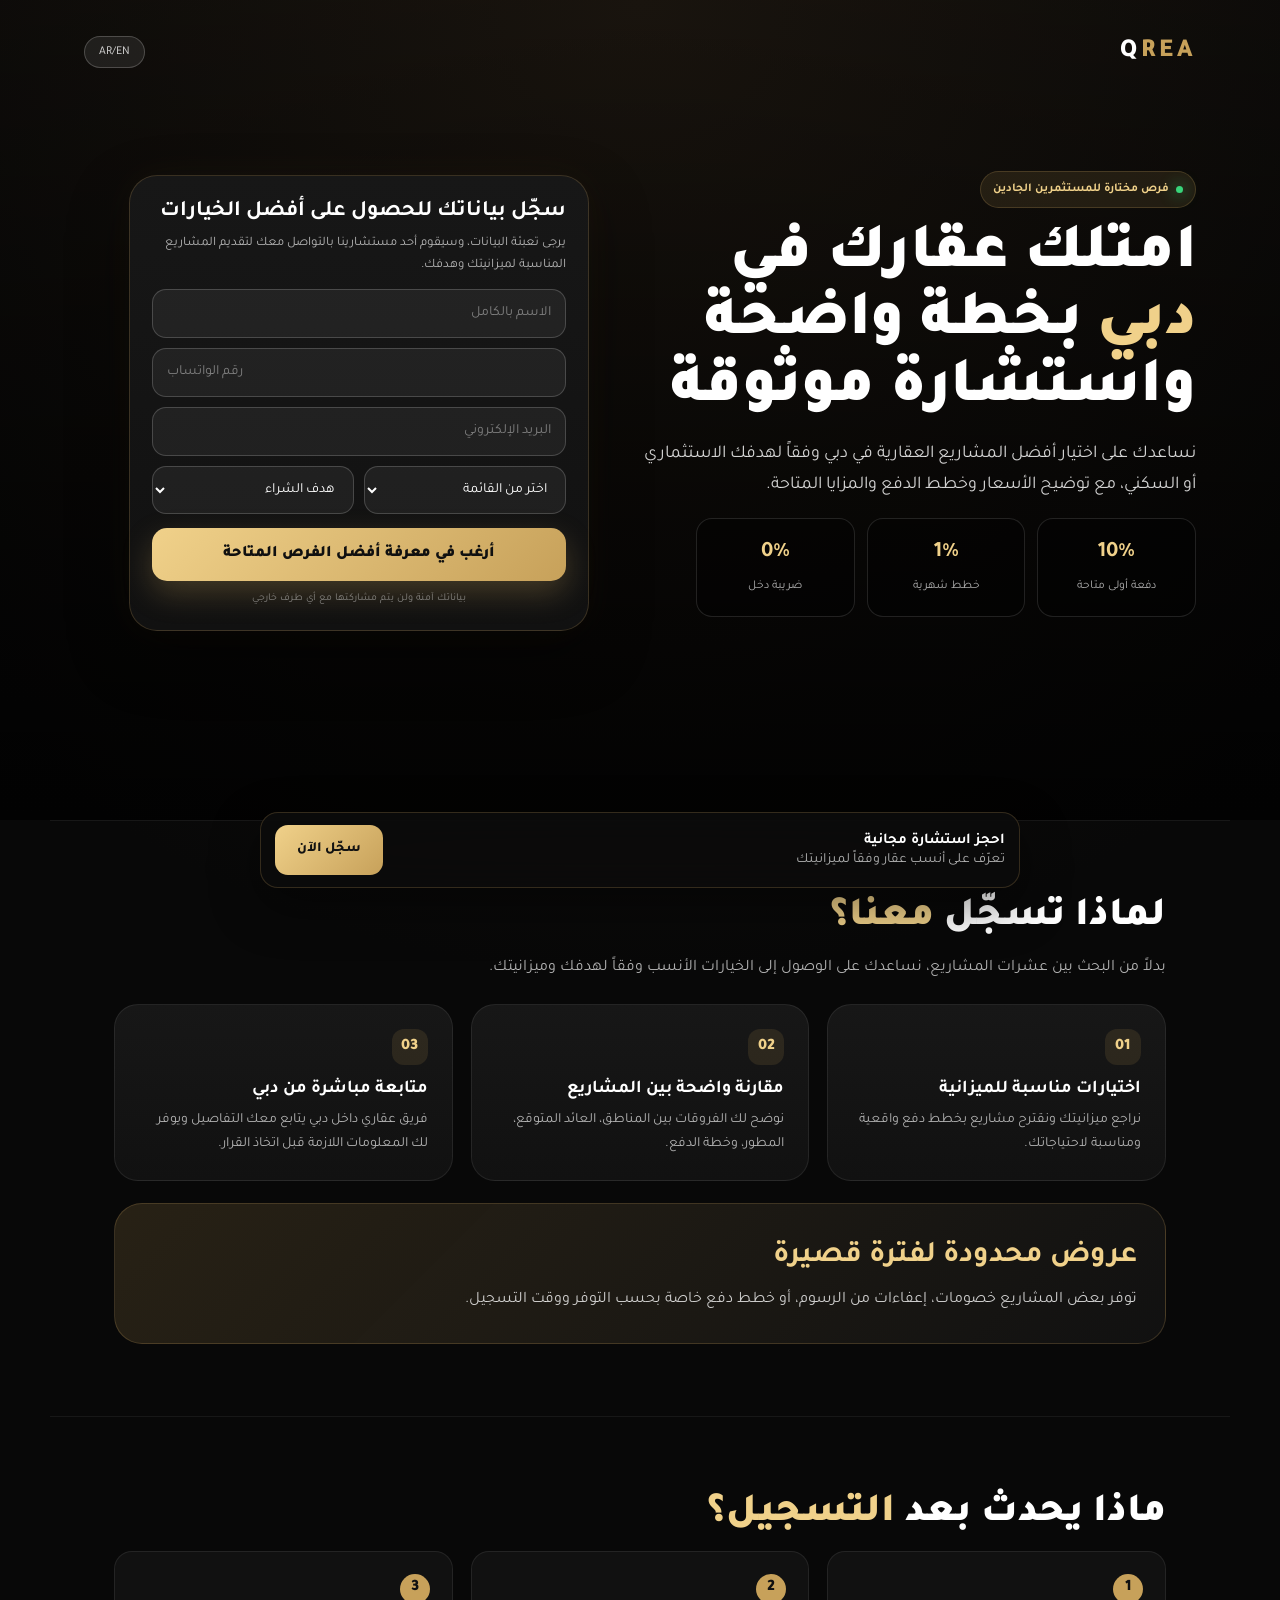
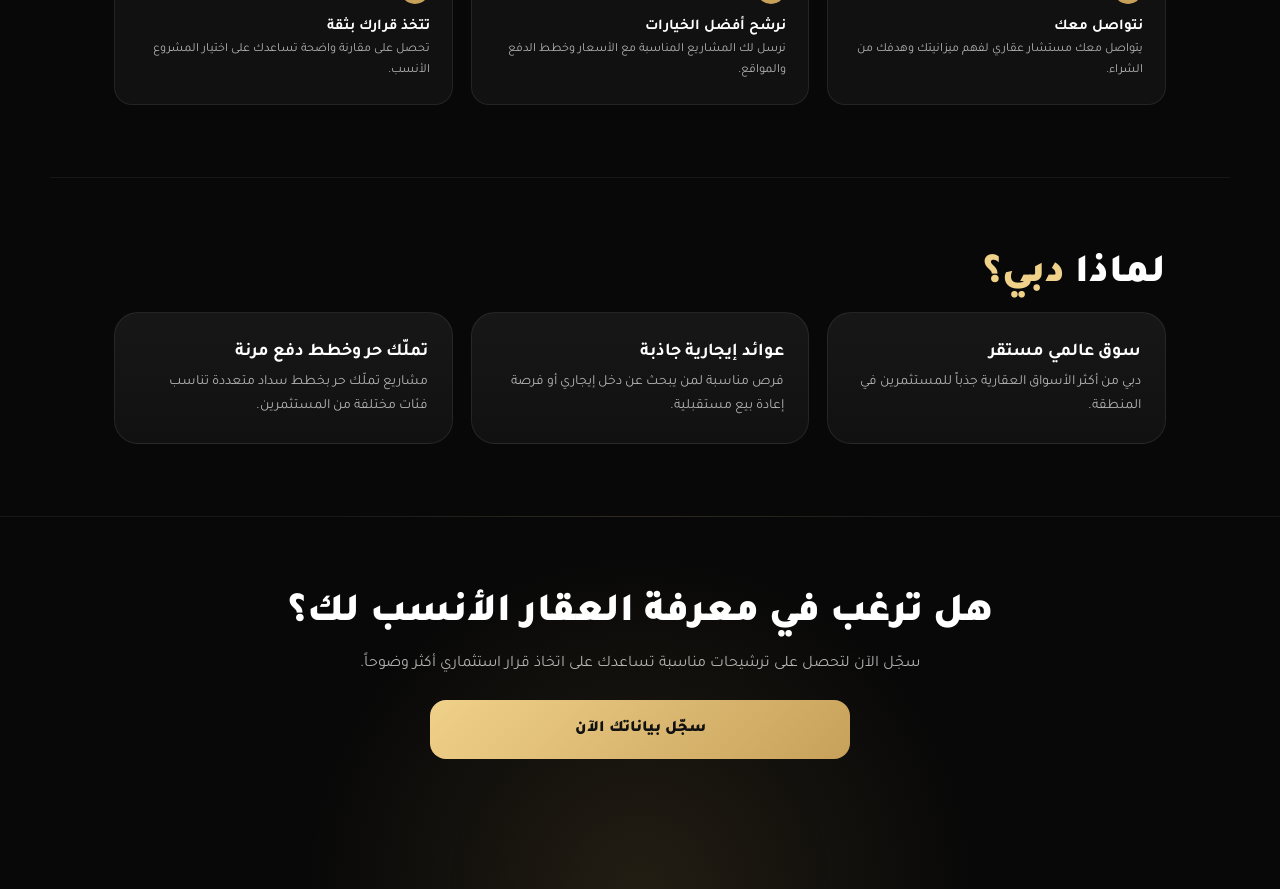
<file: index.html>
<!DOCTYPE html>
<html lang="ar" dir="rtl">
<head>
  <!-- Google Tag Manager -->
  <script>(function(w,d,s,l,i){w[l]=w[l]||[];w[l].push({'gtm.start':
  new Date().getTime(),event:'gtm.js'});var f=d.getElementsByTagName(s)[0],
  j=d.createElement(s),dl=l!='dataLayer'?'&l='+l:'';j.async=true;j.src=
  'https://www.googletagmanager.com/gtm.js?id='+i+dl;f.parentNode.insertBefore(j,f);
  })(window,document,'script','dataLayer','GTM-NHBBPJND');</script>
  <!-- End Google Tag Manager -->
  <meta charset="UTF-8" />
  <meta name="viewport" content="width=device-width, initial-scale=1.0" />
  <title>QREA | فرص عقارية في دبي</title>
  <link rel="preconnect" href="https://fonts.googleapis.com">
  <link rel="preconnect" href="https://fonts.gstatic.com" crossorigin>
  <link href="https://fonts.googleapis.com/css2?family=Tajawal:wght@400;500;700;800&display=swap" rel="stylesheet">
  <link rel="stylesheet" href="css/style.css">
</head>
<body>
  <!-- Google Tag Manager (noscript) -->
  <noscript><iframe src="https://www.googletagmanager.com/ns.html?id=GTM-NHBBPJND"
  height="0" width="0" style="display:none;visibility:hidden"></iframe></noscript>
  <!-- End Google Tag Manager (noscript) -->
<div class="page">
  <div class="sticky-cta"><p><b>احجز استشارة مجانية</b>تعرّف على أنسب عقار وفقاً لميزانيتك</p><a class="mini-btn" href="#leadForm">سجّل الآن</a></div>
  <header class="hero">
    <div class="nav"><a href="index.html" class="logo">Q<span>REA</span></a><button class="nav-pill" onclick="location.href='/en/index.html'">AR/EN</button></div>
    <div class="hero-content"><div class="badge">فرص مختارة للمستثمرين الجادين</div><h1>امتلك عقارك في <span>دبي</span> بخطة واضحة واستشارة موثوقة</h1><p class="sub">نساعدك على اختيار أفضل المشاريع العقارية في دبي وفقاً لهدفك الاستثماري أو السكني، مع توضيح الأسعار وخطط الدفع والمزايا المتاحة.</p><div class="proof"><div><b>10%</b><span>دفعة أولى متاحة</span></div><div><b>1%</b><span>خطط شهرية</span></div><div><b>0%</b><span>ضريبة دخل</span></div></div></div>
    <div class="lead-card"><div id="formSuccess" style="display:none;"><h3>تم استلام بياناتك بنجاح!</h3><p>شكراً لتسجيلك. سيتواصل معك أحد مستشارينا قريباً لتقديم أفضل الخيارات المتاحة.</p></div><div id="formError" style="display:none;color:#ff6b6b;font-size:13px;text-align:center;margin-bottom:10px;">حدث خطأ أثناء الإرسال. يرجى المحاولة مرة أخرى.</div><form id="leadForm"><h3>سجّل بياناتك للحصول على أفضل الخيارات</h3><p>يرجى تعبئة البيانات، وسيقوم أحد مستشارينا بالتواصل معك لتقديم المشاريع المناسبة لميزانيتك وهدفك.</p><div class="field"><input type="text" name="name" placeholder="الاسم بالكامل" required></div><div class="field"><input type="tel" name="phone" placeholder="رقم الواتساب" required></div><div class="field"><input type="email" name="email" placeholder="البريد الإلكتروني" required></div><div class="row"><div class="field"><select name="budget" required><option value="">اختر من القائمة</option><option>600 ألف – مليون درهم</option><option>مليون – 2 مليون درهم</option><option>2 مليون – 5 مليون درهم</option><option>أكثر من 5 مليون درهم</option></select></div><div class="field"><select name="goal" required><option value="">هدف الشراء</option><option>استثمار</option><option>سكن</option><option>Golden Visa</option><option>لسه بقارن</option></select></div></div><button class="submit" type="submit">أرغب في معرفة أفضل الفرص المتاحة</button><p class="safe">بياناتك آمنة ولن يتم مشاركتها مع أي طرف خارجي</p><input type="hidden" name="lang" value="ar"></form></div>
  </header>
  <section><h2 class="section-title">لماذا تسجّل <span>معنا؟</span></h2><p class="section-desc">بدلاً من البحث بين عشرات المشاريع، نساعدك على الوصول إلى الخيارات الأنسب وفقاً لهدفك وميزانيتك.</p><div class="cards"><div class="card"><div class="icon">01</div><h4>اختيارات مناسبة للميزانية</h4><p>نراجع ميزانيتك ونقترح مشاريع بخطط دفع واقعية ومناسبة لاحتياجاتك.</p></div><div class="card"><div class="icon">02</div><h4>مقارنة واضحة بين المشاريع</h4><p>نوضح لك الفروقات بين المناطق، العائد المتوقع، المطور، وخطة الدفع.</p></div><div class="card"><div class="icon">03</div><h4>متابعة مباشرة من دبي</h4><p>فريق عقاري داخل دبي يتابع معك التفاصيل ويوفر لك المعلومات اللازمة قبل اتخاذ القرار.</p></div></div><div class="deal"><b>عروض محدودة لفترة قصيرة</b><p>توفر بعض المشاريع خصومات، إعفاءات من الرسوم، أو خطط دفع خاصة بحسب التوفر ووقت التسجيل.</p></div></section>
  <section><h2 class="section-title">ماذا يحدث بعد <span>التسجيل؟</span></h2><div class="steps"><div class="step"><h4>نتواصل معك</h4><p>يتواصل معك مستشار عقاري لفهم ميزانيتك وهدفك من الشراء.</p></div><div class="step"><h4>نرشح أفضل الخيارات</h4><p>نرسل لك المشاريع المناسبة مع الأسعار وخطط الدفع والمواقع.</p></div><div class="step"><h4>تتخذ قرارك بثقة</h4><p>تحصل على مقارنة واضحة تساعدك على اختيار المشروع الأنسب.</p></div></div></section>
  <section><h2 class="section-title">لماذا <span>دبي؟</span></h2><div class="cards"><div class="card"><h4>سوق عالمي مستقر</h4><p>دبي من أكثر الأسواق العقارية جذباً للمستثمرين في المنطقة.</p></div><div class="card"><h4>عوائد إيجارية جاذبة</h4><p>فرص مناسبة لمن يبحث عن دخل إيجاري أو فرصة إعادة بيع مستقبلية.</p></div><div class="card"><h4>تملّك حر وخطط دفع مرنة</h4><p>مشاريع تملّك حر بخطط سداد متعددة تناسب فئات مختلفة من المستثمرين.</p></div></div></section>
  <section class="final"><h2 class="section-title">هل ترغب في معرفة العقار الأنسب لك؟</h2><p class="section-desc">سجّل الآن لتحصل على ترشيحات مناسبة تساعدك على اتخاذ قرار استثماري أكثر وضوحاً.</p><a class="submit-link" href="#leadForm">سجّل بياناتك الآن</a></section>
</div>
<script src="js/script.js"></script>
</body>
</html>
</file>
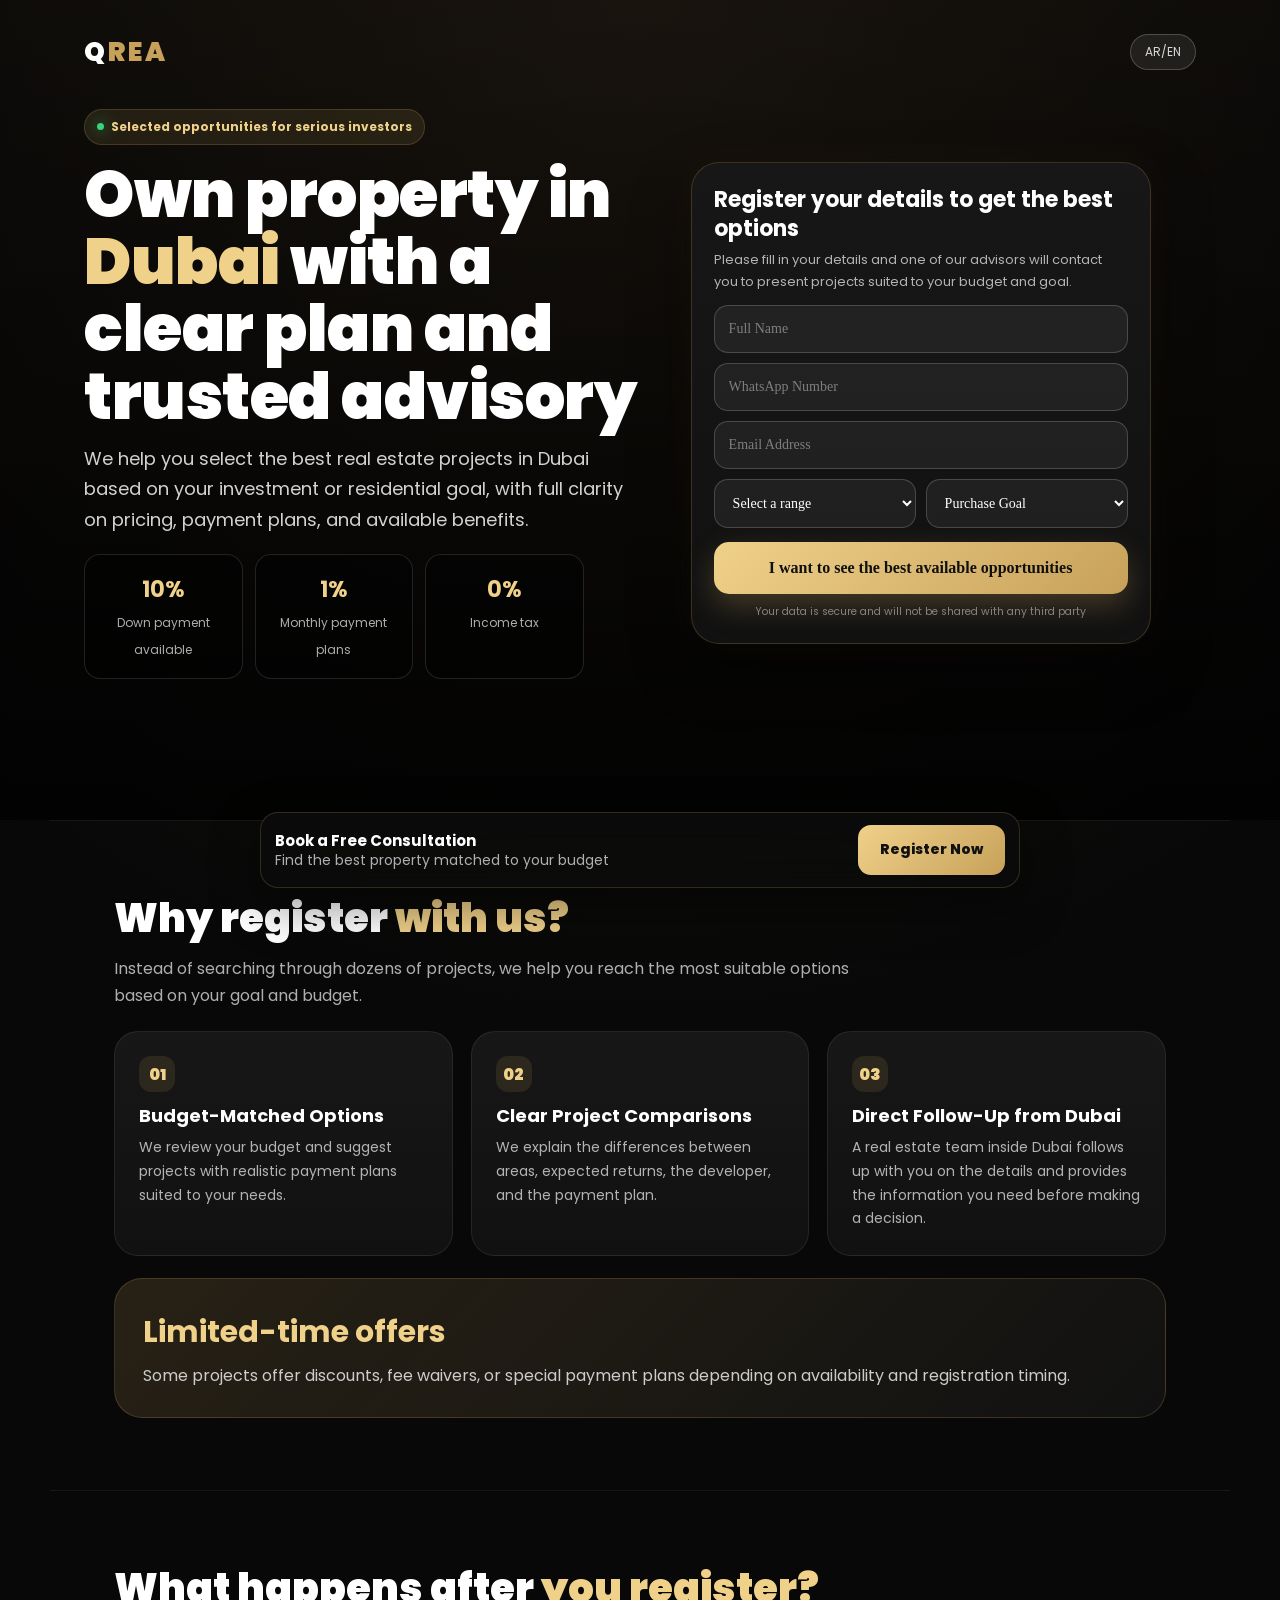
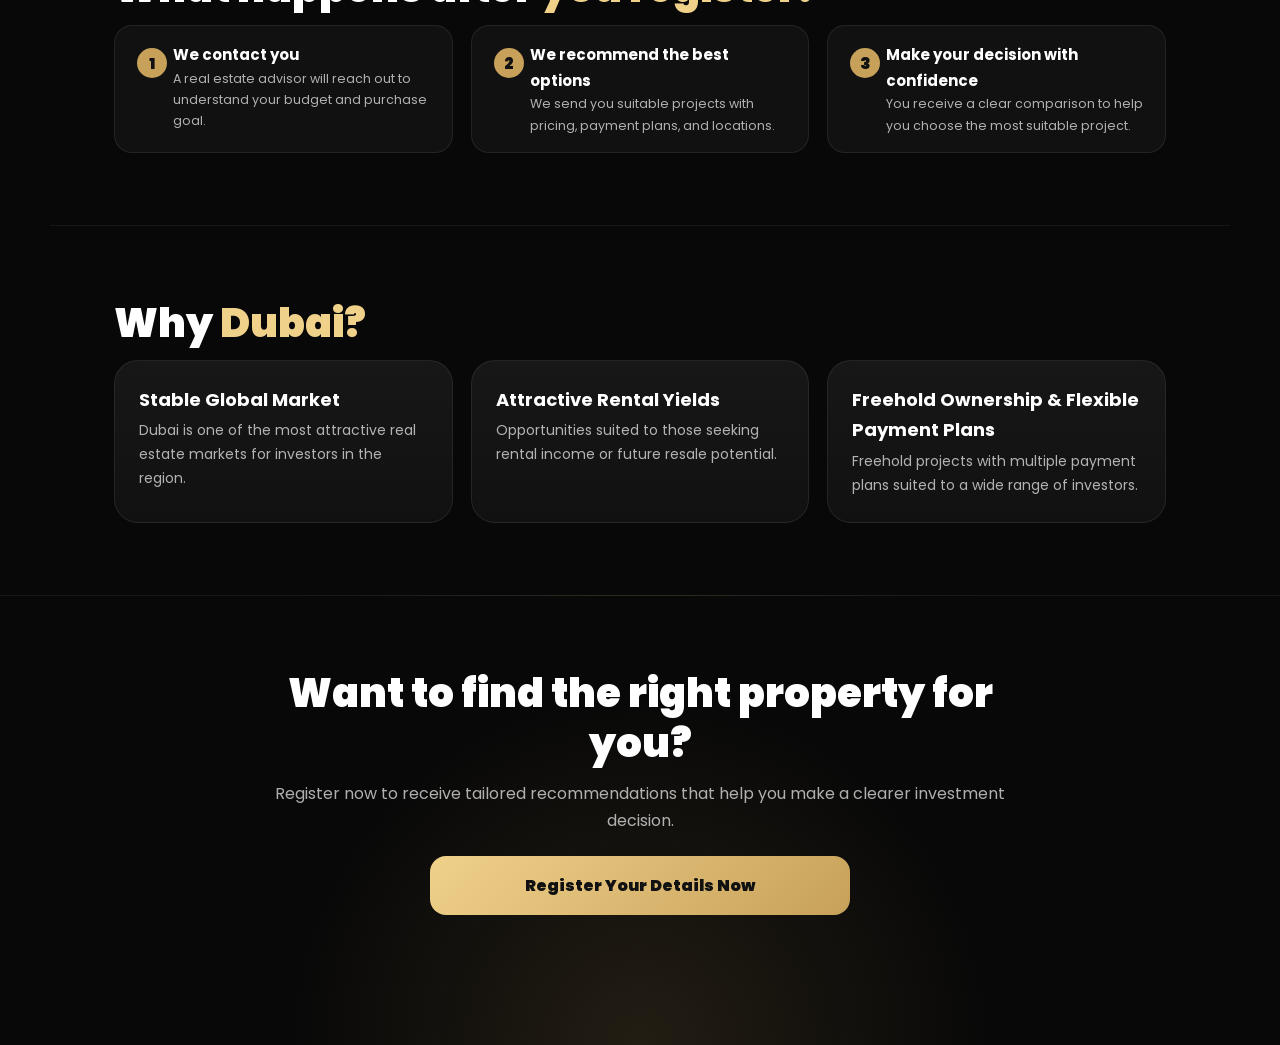
<file: en/index.html>
<!DOCTYPE html>
<html lang="en" dir="ltr">
<head>
  <!-- Google Tag Manager -->
  <script>(function(w,d,s,l,i){w[l]=w[l]||[];w[l].push({'gtm.start':
  new Date().getTime(),event:'gtm.js'});var f=d.getElementsByTagName(s)[0],
  j=d.createElement(s),dl=l!='dataLayer'?'&l='+l:'';j.async=true;j.src=
  'https://www.googletagmanager.com/gtm.js?id='+i+dl;f.parentNode.insertBefore(j,f);
  })(window,document,'script','dataLayer','GTM-NHBBPJND');</script>
  <!-- End Google Tag Manager -->
  <meta charset="UTF-8" />
  <meta name="viewport" content="width=device-width, initial-scale=1.0" />
  <title>QREA | Dubai Real Estate Opportunities</title>
  <link rel="preconnect" href="https://fonts.googleapis.com">
  <link rel="preconnect" href="https://fonts.gstatic.com" crossorigin>
  <link href="https://fonts.googleapis.com/css2?family=Poppins:wght@400;500;700;800;900&display=swap" rel="stylesheet">
  <link rel="stylesheet" href="../css/style.css">
  <link rel="stylesheet" href="./style.css">
</head>
<body>
  <!-- Google Tag Manager (noscript) -->
  <noscript><iframe src="https://www.googletagmanager.com/ns.html?id=GTM-NHBBPJND"
  height="0" width="0" style="display:none;visibility:hidden"></iframe></noscript>
  <!-- End Google Tag Manager (noscript) -->
<div class="page">
  <div class="sticky-cta"><p><b>Book a Free Consultation</b>Find the best property matched to your budget</p><a class="mini-btn" href="#leadForm">Register Now</a></div>
  <header class="hero">
    <div class="nav"><a href="index.html" class="logo">Q<span>REA</span></a><button class="nav-pill" onclick="location.href='/index.html'">AR/EN</button></div>
    <div class="hero-content"><div class="badge">Selected opportunities for serious investors</div><h1>Own property in <span>Dubai</span> with a clear plan and trusted advisory</h1><p class="sub">We help you select the best real estate projects in Dubai based on your investment or residential goal, with full clarity on pricing, payment plans, and available benefits.</p><div class="proof"><div><b>10%</b><span>Down payment available</span></div><div><b>1%</b><span>Monthly payment plans</span></div><div><b>0%</b><span>Income tax</span></div></div></div>
    <div class="lead-card"><div id="formSuccess" style="display:none;"><h3>Your details have been received!</h3><p>Thank you for registering. One of our advisors will contact you shortly to present the best available options.</p></div><div id="formError" style="display:none;color:#ff6b6b;font-size:13px;text-align:center;margin-bottom:10px;">An error occurred while submitting. Please try again.</div><form id="leadForm"><h3>Register your details to get the best options</h3><p>Please fill in your details and one of our advisors will contact you to present projects suited to your budget and goal.</p><div class="field"><input type="text" name="name" placeholder="Full Name" required></div><div class="field"><input type="tel" name="phone" placeholder="WhatsApp Number" required></div><div class="field"><input type="email" name="email" placeholder="Email Address" required></div><div class="row"><div class="field"><select name="budget" required><option value="">Select a range</option><option>600K – 1M AED</option><option>1M – 2M AED</option><option>2M – 5M AED</option><option>Over 5M AED</option></select></div><div class="field"><select name="goal" required><option value="">Purchase Goal</option><option>Investment</option><option>Residential</option><option>Golden Visa</option><option>Still Comparing</option></select></div></div><button class="submit" type="submit">I want to see the best available opportunities</button><p class="safe">Your data is secure and will not be shared with any third party</p><input type="hidden" name="lang" value="en"></form></div>
  </header>
  <section><h2 class="section-title">Why register <span>with us?</span></h2><p class="section-desc">Instead of searching through dozens of projects, we help you reach the most suitable options based on your goal and budget.</p><div class="cards"><div class="card"><div class="icon">01</div><h4>Budget-Matched Options</h4><p>We review your budget and suggest projects with realistic payment plans suited to your needs.</p></div><div class="card"><div class="icon">02</div><h4>Clear Project Comparisons</h4><p>We explain the differences between areas, expected returns, the developer, and the payment plan.</p></div><div class="card"><div class="icon">03</div><h4>Direct Follow-Up from Dubai</h4><p>A real estate team inside Dubai follows up with you on the details and provides the information you need before making a decision.</p></div></div><div class="deal"><b>Limited-time offers</b><p>Some projects offer discounts, fee waivers, or special payment plans depending on availability and registration timing.</p></div></section>
  <section><h2 class="section-title">What happens after <span>you register?</span></h2><div class="steps"><div class="step"><h4>We contact you</h4><p>A real estate advisor will reach out to understand your budget and purchase goal.</p></div><div class="step"><h4>We recommend the best options</h4><p>We send you suitable projects with pricing, payment plans, and locations.</p></div><div class="step"><h4>Make your decision with confidence</h4><p>You receive a clear comparison to help you choose the most suitable project.</p></div></div></section>
  <section><h2 class="section-title">Why <span>Dubai?</span></h2><div class="cards"><div class="card"><h4>Stable Global Market</h4><p>Dubai is one of the most attractive real estate markets for investors in the region.</p></div><div class="card"><h4>Attractive Rental Yields</h4><p>Opportunities suited to those seeking rental income or future resale potential.</p></div><div class="card"><h4>Freehold Ownership & Flexible Payment Plans</h4><p>Freehold projects with multiple payment plans suited to a wide range of investors.</p></div></div></section>
  <section class="final"><h2 class="section-title">Want to find the right property for you?</h2><p class="section-desc">Register now to receive tailored recommendations that help you make a clearer investment decision.</p><a class="submit-link" href="#leadForm">Register Your Details Now</a></section>
</div>
<script src="../js/script.js"></script>
</body>
</html>
</file>
<file: css/style.css>
*{box-sizing:border-box;margin:0;padding:0}
:root{--bg:#080808;--card:#111;--card2:#171717;--gold:#C7A15A;--gold2:#F0D18A;--text:#fff;--muted:rgba(255,255,255,.68);--line:rgba(199,161,90,.22);--green:#38d47a}
html{scroll-behavior:smooth}
body{font-family:'Tajawal',system-ui,sans-serif;background:var(--bg);color:var(--text);line-height:1.7;min-height:100vh}
a{text-decoration:none;color:inherit}
.page{overflow:hidden;background:radial-gradient(circle at top,#1d1710 0,#080808 38%)}

.sticky-cta{position:fixed;left:12px;right:12px;bottom:12px;z-index:50;max-width:496px;margin:auto;display:grid;grid-template-columns:1fr auto;gap:10px;align-items:center;background:rgba(12,12,12,.9);backdrop-filter:blur(18px);border:1px solid var(--line);border-radius:18px;padding:10px;box-shadow:0 18px 50px rgba(0,0,0,.45)}
.sticky-cta p{font-size:12px;color:var(--muted);line-height:1.35}.sticky-cta b{display:block;color:#fff;font-size:13px}.mini-btn{background:linear-gradient(135deg,var(--gold2),var(--gold));color:#111;font-weight:800;border-radius:13px;padding:12px 16px;font-size:13px;white-space:nowrap}

.hero{position:relative;min-height:100svh;padding:22px 18px 28px;display:flex;flex-direction:column;justify-content:space-between;max-width:520px;margin:auto}
.hero:before{content:"";position:absolute;inset:0;background:linear-gradient(to bottom,rgba(0,0,0,.15),rgba(0,0,0,.82)),url('https://images.unsplash.com/photo-1512453979798-5ea266f8880c?q=90&w=1200&auto=format&fit=crop') center/cover;opacity:.92}
.hero>*{position:relative;z-index:2}.nav{display:flex;justify-content:space-between;align-items:center}.logo{font-weight:900;letter-spacing:.12em;font-size:22px;color:#fff}.logo span{color:var(--gold)}.nav-pill{font-size:11px;border:1px solid rgba(255,255,255,.2);background:rgba(255,255,255,.08);padding:7px 11px;border-radius:999px;color:rgba(255,255,255,.82);cursor:pointer;font-family:inherit}
.lang-switch{font-size:11px;border:1px solid rgba(255,255,255,.2);background:rgba(255,255,255,.08);padding:7px 11px;border-radius:999px;color:rgba(255,255,255,.82);margin-inline-start:8px}
.lang-switch:hover{background:rgba(255,255,255,.14)}
.hero-content{padding-top:140px}.badge{display:inline-flex;gap:7px;align-items:center;color:var(--gold2);background:rgba(199,161,90,.12);border:1px solid var(--line);border-radius:999px;padding:7px 12px;font-size:12px;font-weight:700;margin-bottom:16px}.badge:before{content:"";width:7px;height:7px;border-radius:50%;background:var(--green);box-shadow:0 0 16px var(--green)}
h1{font-size:38px;line-height:1.13;font-weight:900;letter-spacing:-.5px;margin-bottom:14px}h1 span,.section-title span{color:var(--gold2)}.sub{font-size:15px;color:rgba(255,255,255,.82);max-width:390px;margin-bottom:18px}
.proof{display:grid;grid-template-columns:repeat(3,1fr);gap:8px;margin:18px 0}.proof div{background:rgba(0,0,0,.35);border:1px solid rgba(255,255,255,.12);border-radius:16px;padding:11px 8px;text-align:center}.proof b{display:block;color:var(--gold2);font-size:17px;direction:ltr}.proof span{font-size:10.5px;color:rgba(255,255,255,.68)}

.lead-card{background:linear-gradient(180deg,var(--card2),var(--card));border:1.5px solid var(--line);border-radius:24px;padding:16px;box-shadow:0 24px 60px rgba(0,0,0,.44),0 0 40px rgba(199,161,90,.06);backdrop-filter:blur(18px)}.lead-card h3{font-size:18px;line-height:1.35;margin-bottom:5px}.lead-card p{font-size:12px;color:var(--muted);margin-bottom:12px}.field{margin-bottom:10px}
input,select{width:100%;border:1.5px solid rgba(255,255,255,.18);background:rgba(255,255,255,.06);border-radius:14px;color:#fff;font-family:'Tajawal';font-size:14px;padding:13px 12px;outline:none;transition:border-color .2s,box-shadow .2s,background .2s}input:focus,select:focus{border-color:var(--gold);box-shadow:0 0 0 4px rgba(199,161,90,.15),0 0 20px rgba(199,161,90,.1);background:rgba(255,255,255,.08)}input::placeholder{color:rgba(255,255,255,.42)}select option{background:#111;color:#fff}.row{display:grid;grid-template-columns:1fr 1fr;gap:10px}.submit{width:100%;border:0;border-radius:15px;background:linear-gradient(135deg,var(--gold2),var(--gold));color:#101010;font-family:'Tajawal';font-weight:900;font-size:15px;padding:15px;margin-top:4px;cursor:pointer;box-shadow:0 12px 30px rgba(199,161,90,.28);transition:transform .15s,box-shadow .15s}.submit:hover{transform:translateY(-2px);box-shadow:0 16px 40px rgba(199,161,90,.38)}.submit:active{transform:translateY(0)}.submit:disabled{opacity:.6;cursor:not-allowed}.safe{font-size:10.5px!important;text-align:center;color:rgba(255,255,255,.45)!important;margin:9px 0 0!important}

section{padding:48px 18px;border-top:1px solid rgba(255,255,255,.06);max-width:520px;margin:auto}.section-title{font-size:27px;line-height:1.25;margin-bottom:12px;font-weight:900}.section-desc{font-size:14px;color:var(--muted);margin-bottom:22px}.cards{display:grid;gap:12px}.card{background:linear-gradient(180deg,var(--card2),var(--card));border:1px solid rgba(255,255,255,.08);border-radius:20px;padding:17px}.card .icon{width:36px;height:36px;border-radius:12px;background:rgba(199,161,90,.13);display:grid;place-items:center;color:var(--gold2);font-weight:900;margin-bottom:9px}.card h4{font-size:16px;margin-bottom:4px}.card p{font-size:13px;color:var(--muted)}
.deal{background:linear-gradient(135deg,rgba(199,161,90,.17),rgba(255,255,255,.04));border:1px solid var(--line);border-radius:24px;padding:22px;margin-top:22px}.deal b{font-size:24px;color:var(--gold2);display:block;margin-bottom:4px}.deal p{color:rgba(255,255,255,.78);font-size:14px}
.steps{counter-reset:s;display:grid;gap:12px}.step{position:relative;background:var(--card);border:1px solid rgba(255,255,255,.08);border-radius:18px;padding:16px 58px 16px 16px}.step:before{counter-increment:s;content:counter(s);position:absolute;right:16px;top:17px;width:30px;height:30px;border-radius:50%;display:grid;place-items:center;background:var(--gold);color:#111;font-weight:900}.step h4{font-size:15px}.step p{font-size:12.5px;color:var(--muted)}
.final{padding-bottom:110px;text-align:center;background:radial-gradient(circle at bottom,rgba(199,161,90,.14),transparent 45%)}.final .submit-link{display:block;background:linear-gradient(135deg,var(--gold2),var(--gold));color:#111;font-weight:900;border-radius:16px;padding:16px;margin-top:18px}

@media(min-width:768px){
  .sticky-cta{left:50%;right:auto;transform:translateX(-50%);width:min(760px,calc(100% - 40px));max-width:760px;padding:12px 14px}.sticky-cta p{font-size:14px}.sticky-cta b{font-size:15px}.mini-btn{font-size:14px;padding:13px 22px}
  .hero{max-width:1240px;min-height:820px;padding:34px clamp(28px,5vw,72px) 48px;display:grid;grid-template-columns:1.05fr .95fr;gap:48px;align-items:center}.hero:before{left:50%;right:auto;transform:translateX(-50%);width:100vw}.nav{position:absolute;top:30px;left:clamp(28px,5vw,72px);right:clamp(28px,5vw,72px)}.logo{font-size:26px}.nav-pill{font-size:12px;padding:8px 14px}.hero-content{padding-top:0;max-width:590px}h1{font-size:clamp(48px,5vw,72px);line-height:1.05}.sub{font-size:18px;max-width:560px}.proof{max-width:500px;gap:12px}.proof div{padding:16px 12px}.proof b{font-size:22px}.proof span{font-size:12px}.lead-card{max-width:460px;width:100%;justify-self:start;padding:22px;border-radius:28px}.lead-card h3{font-size:22px}.lead-card p{font-size:13px}input,select{font-size:14px;padding:15px 14px}.submit{font-size:16px;padding:17px}
  section{max-width:1180px;padding:72px clamp(28px,5vw,72px)}.section-title{font-size:40px;max-width:760px}.section-desc{font-size:16px;max-width:740px}.cards{grid-template-columns:repeat(3,1fr);gap:18px}.card{padding:24px;border-radius:24px}.card h4{font-size:18px}.card p{font-size:14px}.deal{padding:28px;border-radius:28px}.deal b{font-size:30px}.deal p{font-size:16px}.steps{grid-template-columns:repeat(3,1fr);gap:18px}.step{padding:62px 22px 22px}.step:before{right:22px;top:22px}.final{max-width:none;padding-bottom:130px}.final .section-title,.final .section-desc{margin-left:auto;margin-right:auto}.final .submit-link{max-width:420px;margin:22px auto 0}
}
@media(max-width:380px){h1{font-size:33px}.row{grid-template-columns:1fr}.hero-content{padding-top:115px}.sticky-cta{left:8px;right:8px;bottom:8px}.mini-btn{padding:11px 12px;font-size:12px}}
</file>
<file: en/style.css>
body { font-family: 'Poppins', system-ui, sans-serif; }

.step { padding: 16px 16px 16px 58px; }
.step:before { right: auto; left: 16px; }

@media (min-width: 768px) {
  .step:before { right: auto; left: 22px; }
}
</file>
